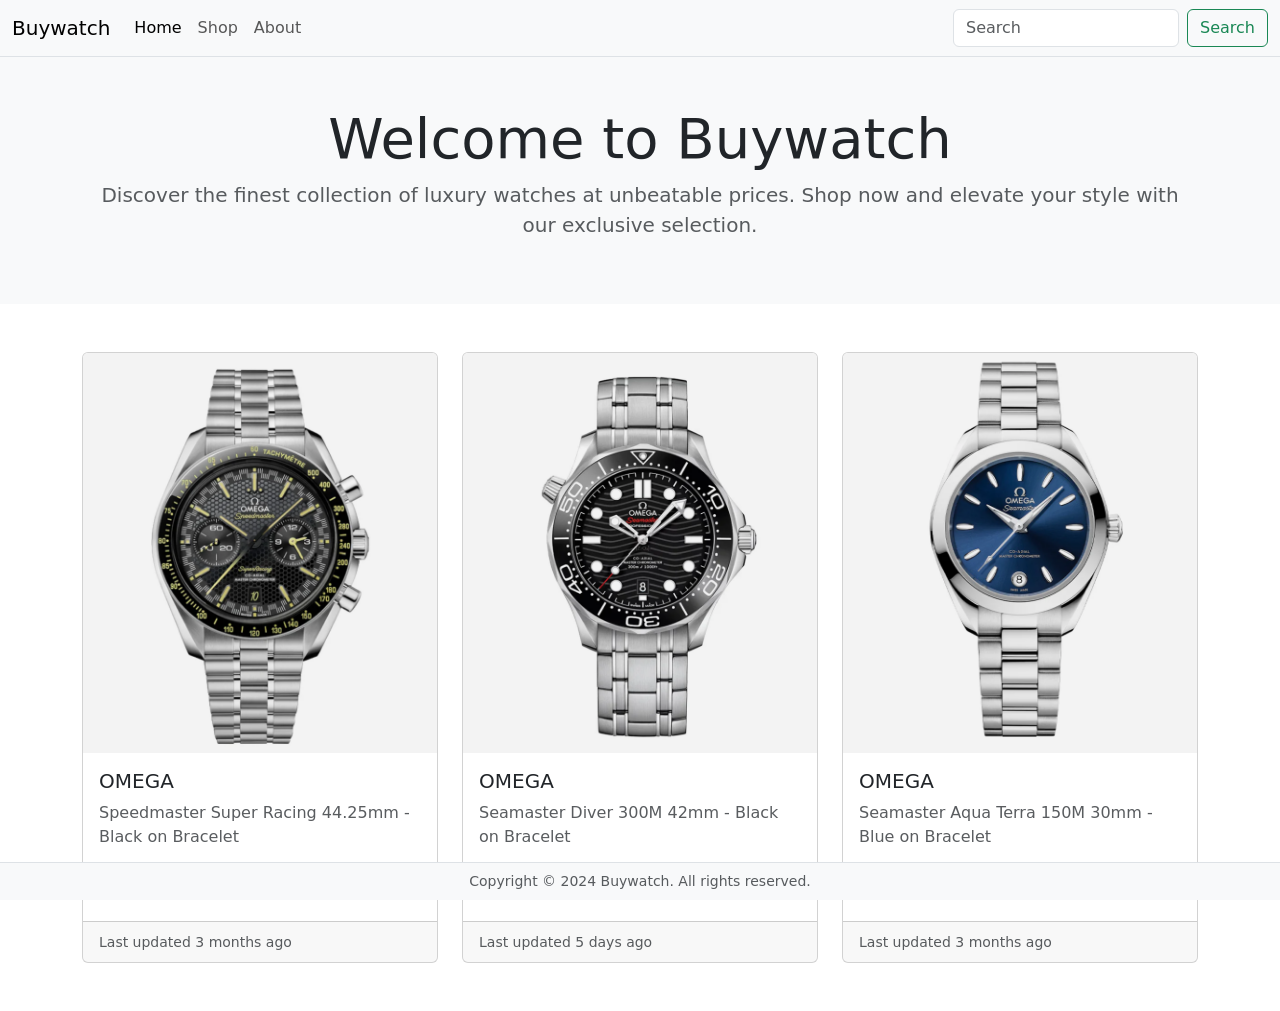
<file: index.html>
<!DOCTYPE html>
<html lang="en">
<head>
    <meta charset="UTF-8">
    <meta name="viewport" content="width=device-width, initial-scale=1.0">
    <link href="https://cdn.jsdelivr.net/npm/bootstrap@5.0.2/dist/css/bootstrap.min.css" rel="stylesheet" 
    integrity="sha384-EVSTQN3/azprG1Anm3QDgpJLIm9Nao0Yz1ztcQTwFspd3yD65VohhpuuCOmLASjC" crossorigin="anonymous">
    <link rel="stylesheet" href="styles.css">
    <title>Buywatch</title>
</head>
<body>
    <nav class="navbar navbar-expand-lg navbar-light bg-light border-bottom">
        <div class="container-fluid">
            <a class="navbar-brand" href="index.html">Buywatch</a>
            <button class="navbar-toggler" type="button" data-bs-toggle="collapse" data-bs-target="#navbarSupportedContent" aria-controls="navbarSupportedContent" aria-expanded="false" aria-label="Toggle navigation">
                <span class="navbar-toggler-icon"></span>
            </button>
            <div class="collapse navbar-collapse" id="navbarSupportedContent">
                <ul class="navbar-nav me-auto mb-2 mb-lg-0">
                    <li class="nav-item">
                        <a class="nav-link active" aria-current="page" href="index.html">Home</a>
                    </li>
                    <li class="nav-item">
                        <a class="nav-link" href="shopPage.html">Shop</a>
                    </li>
                    <li class="nav-item">
                        <a class="nav-link" href="aboutPage.html">About</a>
                    </li>
                </ul>
                <form class="d-flex">
                    <input class="form-control me-2" type="search" placeholder="Search" aria-label="Search">
                    <button class="btn btn-outline-success" type="submit">Search</button>
                </form>
            </div>
        </div>
    </nav>

    <section class="hero text-center bg-light py-5">
        <div class="container">
            <h1 class="display-4">Welcome to Buywatch</h1>
            <p class="lead text-muted">Discover the finest collection of luxury watches at unbeatable prices. Shop now and elevate your style with our exclusive selection.</p>
        </div>
    </section>

    <div class="container py-5">
        <div class="row row-cols-1 row-cols-md-3 g-4">
            <div class="col">
                <a href="buyPage.html" class="text-decoration-none text-dark">
                    <div class="card h-100">
                        <div class="card-img-wrapper">
                            <img src="image/omegaspeedmaster4425mm.png" class="card-img-top" alt="OMEGA Speedmaster Super Racing 44.25mm">
                        </div>
                        <div class="card-body">
                            <h5 class="card-title">OMEGA</h5>
                            <p class="text-muted">Speedmaster Super Racing 44.25mm - Black on Bracelet</p>
                            <p class="font-monospace">$12,800</p>
                        </div>
                        <div class="card-footer">
                            <small class="text-muted">Last updated 3 months ago</small>
                        </div>
                    </div>
                </a>
            </div>
            <div class="col">
                <a href="buyPage.html" class="text-decoration-none text-dark">
                    <div class="card h-100">
                        <div class="card-img-wrapper">
                            <img src="image/omega300m42mm.png" class="card-img-top" alt="OMEGA Seamaster Diver 300M">
                        </div>
                        <div class="card-body">
                            <h5 class="card-title">OMEGA</h5>
                            <p class="text-muted">Seamaster Diver 300M 42mm - Black on Bracelet</p>
                            <p class="font-monospace">$6,280</p>
                        </div>
                        <div class="card-footer">
                            <small class="text-muted">Last updated 5 days ago</small>
                        </div>
                    </div>
                </a>
            </div>
            <div class="col">
                <a href="buyPage.html" class="text-decoration-none text-dark">
                    <div class="card h-100">
                        <div class="card-img-wrapper">
                            <img src="image/omega150m30mm.png" class="card-img-top" alt="OMEGA Seamaster Aqua Terra 150M">
                        </div>
                        <div class="card-body">
                            <h5 class="card-title">OMEGA</h5>
                            <p class="text-muted">Seamaster Aqua Terra 150M 30mm - Blue on Bracelet</p>
                            <p class="font-monospace">$6,500</p>
                        </div>
                        <div class="card-footer">
                            <small class="text-muted">Last updated 3 months ago</small>
                        </div>
                    </div>
                </a>
            </div>
        </div>
    </div>

    <nav class="navbar fixed-bottom navbar-light bg-light border-top">
        <div class="container-fluid justify-content-center">
            <small class="text-muted">
                Copyright © 2024 Buywatch. All rights reserved.
            </small>
        </div>
    </nav>

    <script src="https://cdn.jsdelivr.net/npm/bootstrap@5.0.2/dist/js/bootstrap.bundle.min.js" 
    integrity="sha384-MrcW6ZMFYlzcLA8Nl+NtUVF0sA7MsXsP1UyJoMp4YLEuNSfAP+JcXn/tWtIaxVXM" crossorigin="anonymous"></script>
</body>
</html>
</file>
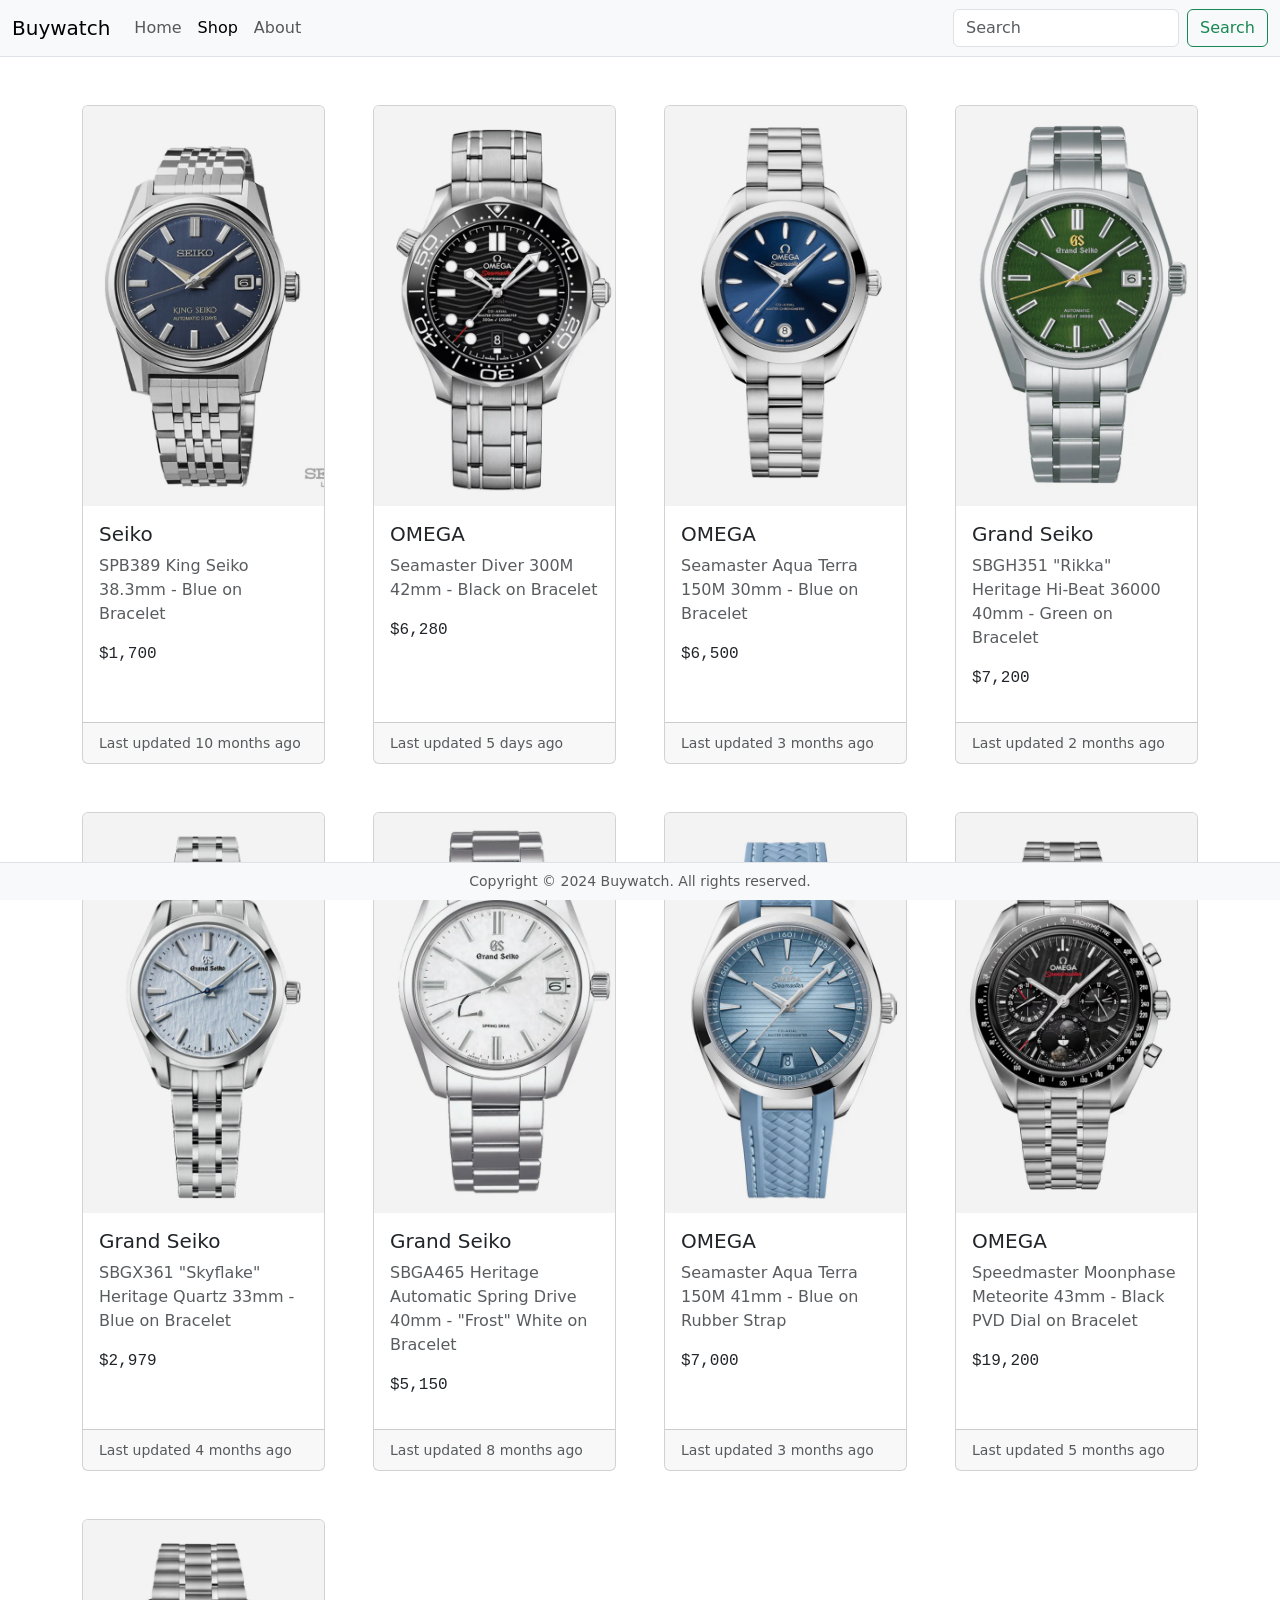
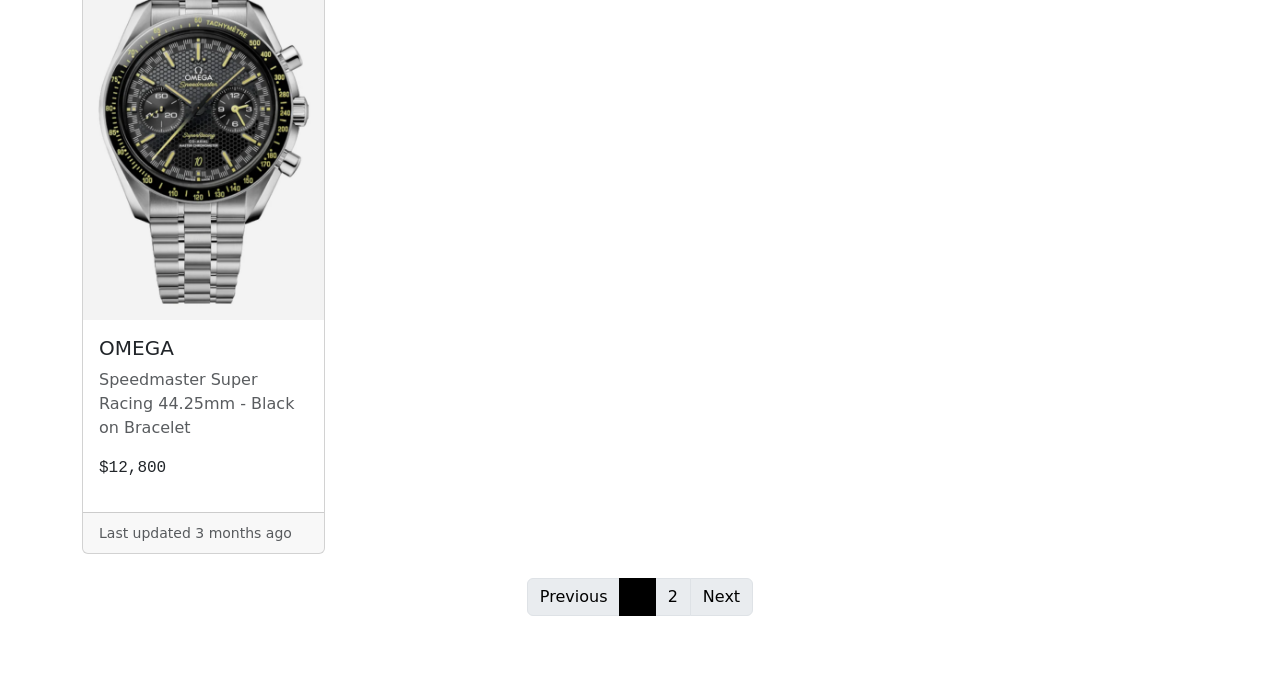
<file: shopPage.html>
<!DOCTYPE html>
<html lang="en">
<head>
    <meta charset="UTF-8">
    <meta name="viewport" content="width=device-width, initial-scale=1.0">
    <link href="https://cdn.jsdelivr.net/npm/bootstrap@5.0.2/dist/css/bootstrap.min.css" rel="stylesheet" 
    integrity="sha384-EVSTQN3/azprG1Anm3QDgpJLIm9Nao0Yz1ztcQTwFspd3yD65VohhpuuCOmLASjC" crossorigin="anonymous">
    <link rel="stylesheet" href="styles.css">
    <title>Buywatch</title>
</head>
<body>
    <nav class="navbar navbar-expand-lg navbar-light bg-light border-bottom">
        <div class="container-fluid">
            <a class="navbar-brand" href="index.html">Buywatch</a>
            <button class="navbar-toggler" type="button" data-bs-toggle="collapse" data-bs-target="#navbarSupportedContent" aria-controls="navbarSupportedContent" aria-expanded="false" aria-label="Toggle navigation">
                <span class="navbar-toggler-icon"></span>
            </button>
            <div class="collapse navbar-collapse" id="navbarSupportedContent">
                <ul class="navbar-nav me-auto mb-2 mb-lg-0">
                    <li class="nav-item">
                        <a class="nav-link" href="index.html">Home</a>
                    </li>
                    <li class="nav-item">
                        <a class="nav-link active" aria-current="page" href="shopPage.html">Shop</a>
                    </li>
                    <li class="nav-item">
                        <a class="nav-link" href="aboutPage.html">About</a>
                    </li>
                </ul>
                <form class="d-flex">
                    <input class="form-control me-2" type="search" placeholder="Search" aria-label="Search">
                    <button class="btn btn-outline-success" type="submit">Search</button>
                </form>
            </div>
        </div>
    </nav>

    <div class="container py-5">
        <div class="row row-cols-1 row-cols-md-4 g-5">
            <div class="col">
                <div class="card h-100">
                    <div class="card-img-wrapper">
                        <img src="image/seikospb389.png" class="card-img-top" alt="Seiko SPB389">
                    </div>
                    <div class="card-body">
                        <h5 class="card-title">Seiko</h5>
                        <p class="text-muted">SPB389 King Seiko 38.3mm - Blue on Bracelet</p>
                        <p class="font-monospace">$1,700</p>
                    </div>
                    <div class="card-footer">
                        <small class="text-muted">Last updated 10 months ago</small>
                    </div>
                </div>
            </div>
            <div class="col">
                <div class="card h-100">
                    <div class="card-img-wrapper">
                        <img src="image/omega300m42mm.png" class="card-img-top" alt="OMEGA Seamaster Diver 300M">
                    </div>
                    <div class="card-body">
                        <h5 class="card-title">OMEGA</h5>
                        <p class="text-muted">Seamaster Diver 300M 42mm - Black on Bracelet</p>
                        <p class="font-monospace">$6,280</p>
                    </div>
                    <div class="card-footer">
                        <small class="text-muted">Last updated 5 days ago</small>
                    </div>
                </div>
            </div>
            <div class="col">
                <div class="card h-100">
                    <div class="card-img-wrapper">
                        <img src="image/omega150m30mm.png" class="card-img-top" alt="OMEGA Seamaster Aqua Terra 150M">
                    </div>
                    <div class="card-body">
                        <h5 class="card-title">OMEGA</h5>
                        <p class="text-muted">Seamaster Aqua Terra 150M 30mm - Blue on Bracelet</p>
                        <p class="font-monospace">$6,500</p>
                    </div>
                    <div class="card-footer">
                        <small class="text-muted">Last updated 3 months ago</small>
                    </div>
                </div>
            </div>
            <div class="col">
                <div class="card h-100">
                    <div class="card-img-wrapper">
                        <img src="image/gseikosbgh351.png" class="card-img-top" alt="Grand Seiko SBGH351">
                    </div>
                    <div class="card-body">
                        <h5 class="card-title">Grand Seiko</h5>
                        <p class="text-muted">SBGH351 "Rikka" Heritage Hi-Beat 36000 40mm - Green on Bracelet</p>
                        <p class="font-monospace">$7,200</p>
                    </div>
                    <div class="card-footer">
                        <small class="text-muted">Last updated 2 months ago</small>
                    </div>
                </div>
            </div>
            <div class="col">
                <div class="card h-100">
                    <div class="card-img-wrapper">
                        <img src="image/gseikosbgx361.png" class="card-img-top" alt="Grand Seiko SBGX361">
                    </div>
                    <div class="card-body"> 
                        <h5 class="card-title">Grand Seiko</h5>
                        <p class="text-muted">SBGX361 "Skyflake" Heritage Quartz 33mm - Blue on Bracelet</p>
                        <p class="font-monospace">$2,979</p>
                    </div>
                    <div class="card-footer">
                        <small class="text-muted">Last updated 4 months ago</small>
                    </div>
                </div>
            </div>
            <div class="col">
                <div class="card h-100">
                    <div class="card-img-wrapper">
                        <img src="image/gseikosbga465.png" class="card-img-top" alt="Grand Seiko SBGA465">
                    </div>
                    <div class="card-body">
                        <h5 class="card-title">Grand Seiko</h5>
                        <p class="text-muted">SBGA465 Heritage Automatic Spring Drive 40mm - "Frost" White on Bracelet</p>
                        <p class="font-monospace">$5,150</p>
                    </div>
                    <div class="card-footer">
                        <small class="text-muted">Last updated 8 months ago</small>
                    </div>
                </div>
            </div>
            <div class="col">
                <div class="card h-100">
                    <div class="card-img-wrapper">
                        <img src="image/omega150m41mm.png" class="card-img-top" alt="OMEGA Seamaster Aqua Terra 150M 41mm">
                    </div>
                    <div class="card-body">
                        <h5 class="card-title">OMEGA</h5>
                        <p class="text-muted">Seamaster Aqua Terra 150M 41mm - Blue on Rubber Strap</p>
                        <p class="font-monospace">$7,000</p>
                    </div>
                    <div class="card-footer">
                        <small class="text-muted">Last updated 3 months ago</small>
                    </div>
                </div>
            </div>
            <div class="col">
                <div class="card h-100">
                    <div class="card-img-wrapper">
                        <img src="image/omegaspeedmaster43mm.png" class="card-img-top" alt="OMEGA Speedmaster Moonphase Meteorite 43mm">
                    </div>
                    <div class="card-body">
                        <h5 class="card-title">OMEGA</h5>
                        <p class="text-muted">Speedmaster Moonphase Meteorite 43mm - Black PVD Dial on Bracelet</p>
                        <p class="font-monospace">$19,200</p>
                    </div>
                    <div class="card-footer">
                        <small class="text-muted">Last updated 5 months ago</small>
                    </div>
                </div>
            </div>
            <div class="col">
                <div class="card h-100">
                    <div class="card-img-wrapper">
                        <img src="image/omegaspeedmaster4425mm.png" class="card-img-top" alt="OMEGA Speedmaster Super Racing 44.25mm">
                    </div>
                    <div class="card-body">
                        <h5 class="card-title">OMEGA</h5>
                        <p class="text-muted">Speedmaster Super Racing 44.25mm - Black on Bracelet</p>
                        <p class="font-monospace">$12,800</p>
                    </div>
                    <div class="card-footer">
                        <small class="text-muted">Last updated 3 months ago</small>
                    </div>
                </div>
            </div>
        </div>

        <div class="d-flex justify-content-center mt-4">
            <nav aria-label="Page navigation">
                <ul class="pagination">
                    <li class="page-item disabled">
                        <span class="page-link">Previous</span>
                    </li>
                    <li class="page-item active" aria-current="page">
                        <span class="page-link">1</span>
                    </li>
                    <li class="page-item disabled">
                        <a class="page-link">2</a>
                    </li>
                    <li class="page-item disabled">
                        <a class="page-link">Next</a>
                    </li>
                </ul>
            </nav>
        </div>
    </div>

    <nav class="navbar fixed-bottom navbar-light bg-light border-top">
        <div class="container-fluid justify-content-center">
            <small class="text-muted">
                Copyright © 2024 Buywatch. All rights reserved.
            </small>
        </div>
    </nav>

    <script src="https://cdn.jsdelivr.net/npm/bootstrap@5.0.2/dist/js/bootstrap.bundle.min.js" 
    integrity="sha384-MrcW6ZMFYlzcLA8Nl+NtUVF0sA7MsXsP1UyJoMp4YLEuNSfAP+JcXn/tWtIaxVXM" crossorigin="anonymous"></script>
</body>
</html>
</file>
<file: styles.css>
.card-img-wrapper {
    height: 400px;
    overflow: hidden;
}

.card-img-wrapper img {
    width: 100%;
    height: 100%;
    object-fit: cover;
}

.pagination .page-link {
    color: #000;
}

.pagination .page-item.active .page-link {
    background-color: #000;
    border-color: #000;
}

.card {
    transition: transform 0.2s ease, box-shadow 0.2s ease;
}

.card:hover {
    transform: translateY(-5px);
    box-shadow: 0 8px 20px rgba(0,0,0,0.15);
    cursor: pointer;
}

.about-hero {
    min-height: 90vh;
    background-image: url("image/background.jpg");
    background-size: cover;
    background-position: center;
    background-repeat: no-repeat;
    position: relative;
}

.about-hero::before {
    content: "";
    position: absolute;
    inset: 0;
    background-color: rgba(0, 0, 0, 0.6);
}

.about-hero .container {
    position: relative;
    z-index: 1;
}
</file>
